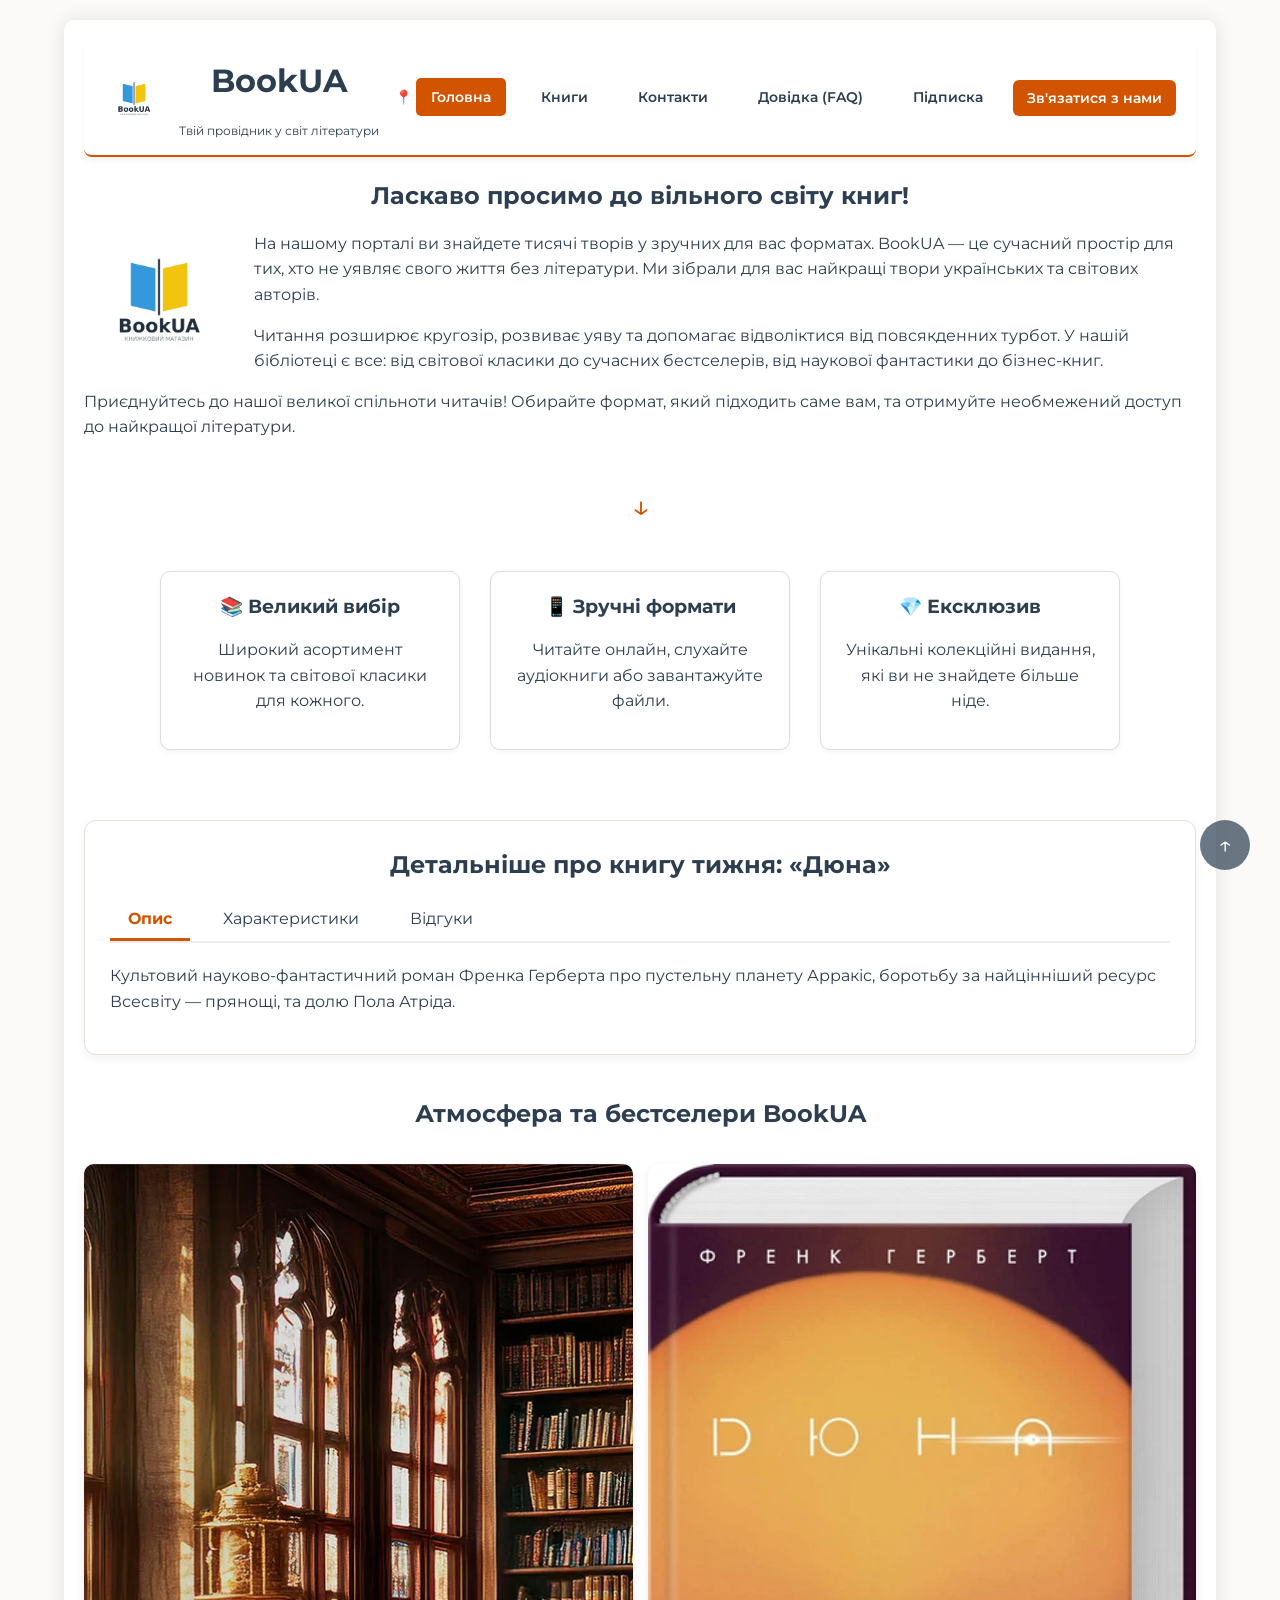
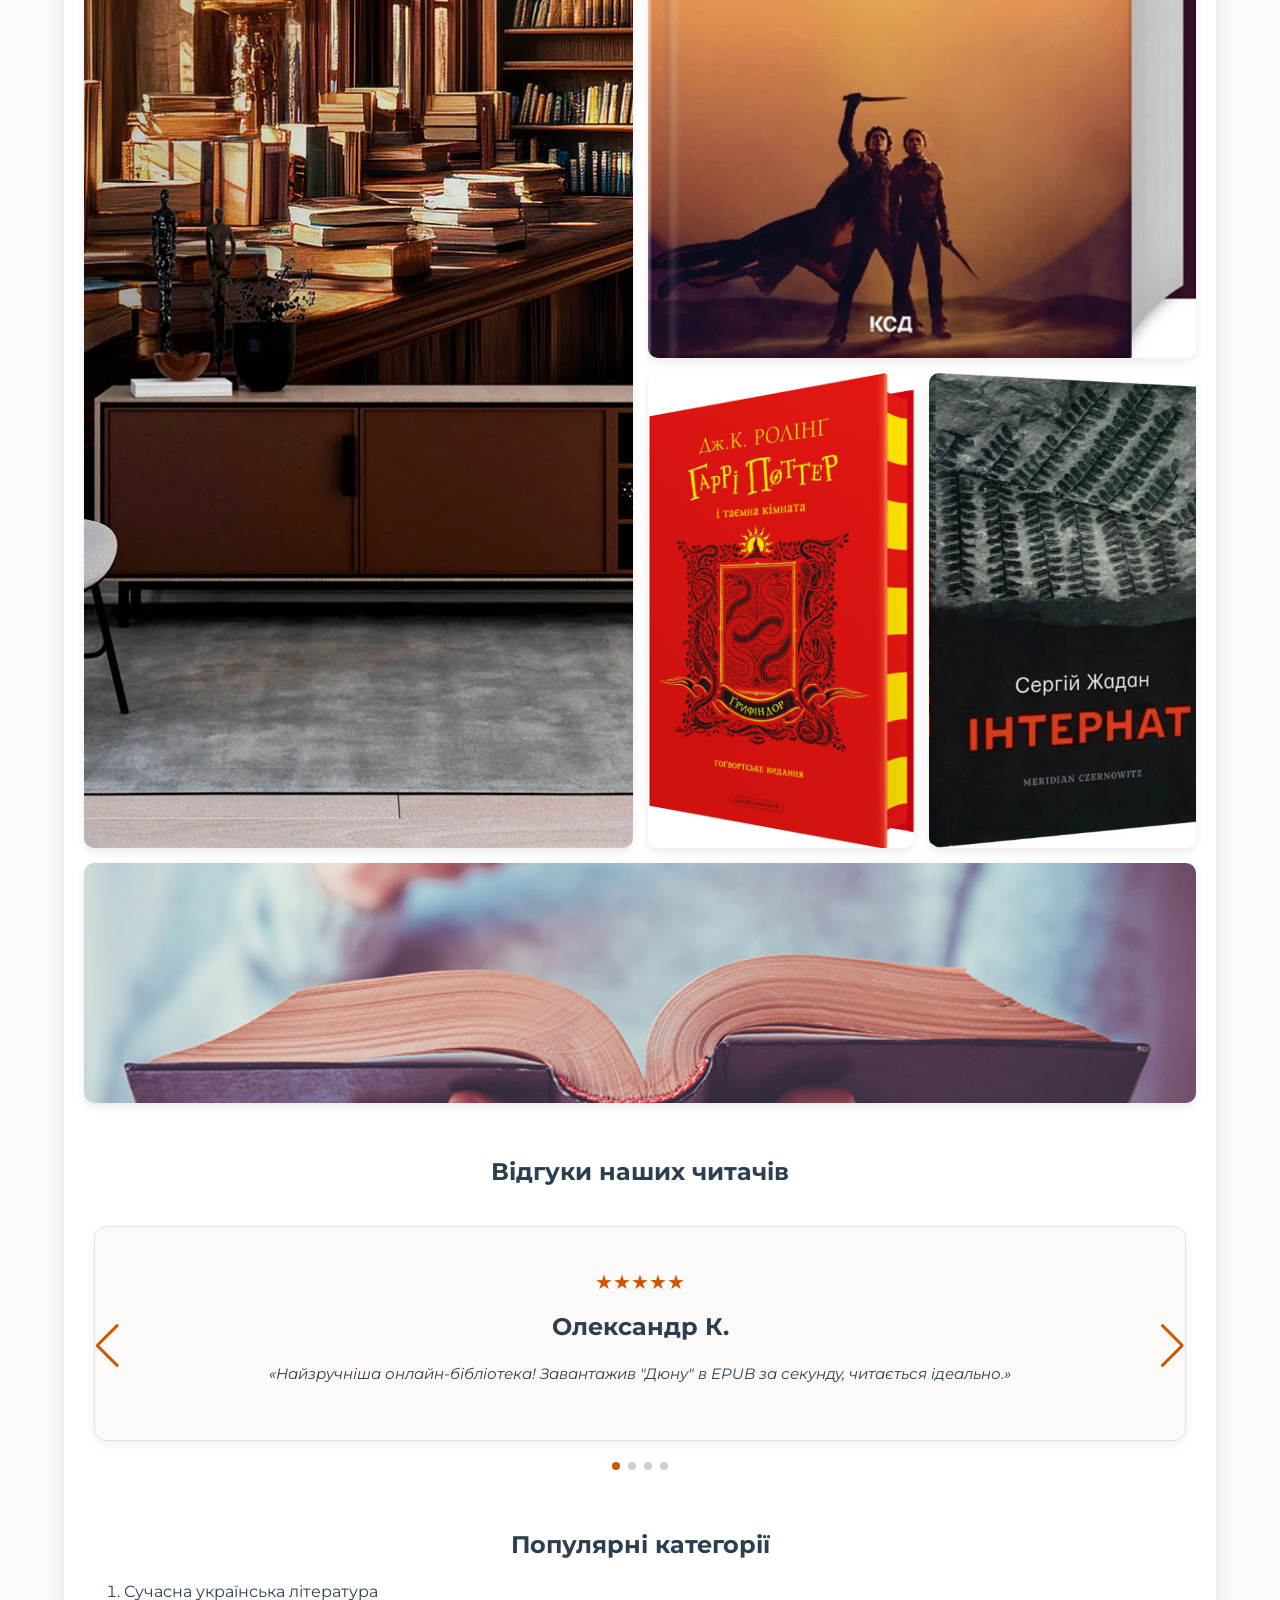
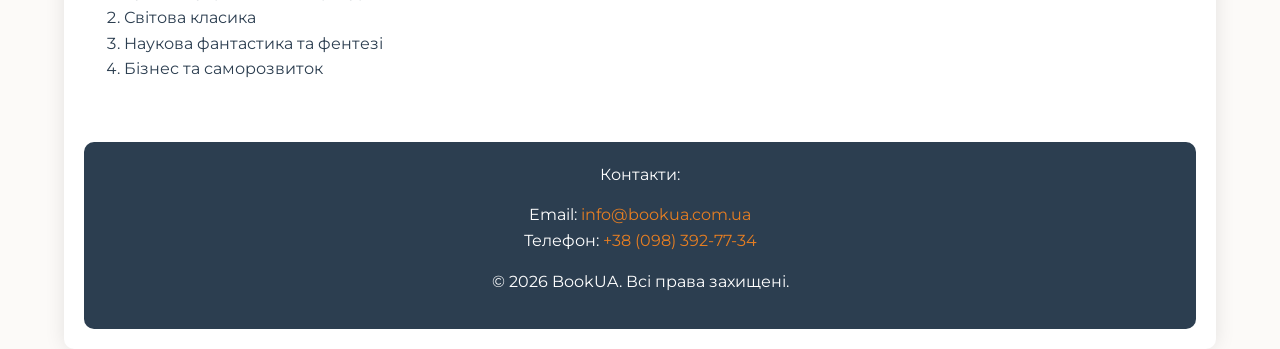
<file: index.html>
<!DOCTYPE html>
<html lang="uk">
<head>
    <meta charset="UTF-8">
    <meta name="viewport" content="width=device-width, initial-scale=1.0">
    <title>BookUA - Книжкова бібліотека онлайн</title>
    <link href="https://fonts.googleapis.com/css2?family=Montserrat:wght@400;600;700&display=swap" rel="stylesheet">
    <!-- Стилі Swiper.js (CDN) -->
    <link rel="stylesheet" href="https://cdn.jsdelivr.net/npm/swiper@11/swiper-bundle.min.css"/>
    <link rel="stylesheet" href="style.css">
</head>
<body>
    <div class="container">
        
        <!-- Flex-Header + Кнопка модального вікна + Кнопка Гамбургер -->
        <header class="flex-header">
            <div class="logo-group">
                <a href="index.html">
                    <img src="img/logo.png" alt="Логотип магазину BookUA">
                </a>
                <div>
                    <h1>BookUA</h1>
                    <p>Твій провідник у світ літератури</p>
                </div>
            </div>
            
            <!-- Звичайне меню (ховається на мобільних) -->
            <nav class="main-menu">
                <ul>
                    <li>📍 <strong>Головна</strong></li>
                    <li><a href="books.html">Книги</a></li>
                    <li><a href="contacts.html">Контакти</a></li>
                    <li><a href="info.html">Довідка (FAQ)</a></li>
                    <li><a href="price.html">Підписка</a></li>
                </ul>
            </nav>

            <!-- ЛР №15: Кнопка виклику модального вікна -->
            <button id="open-modal-btn" class="modal-trigger-btn">Зв'язатися з нами</button>

            <!-- Кнопка "Гамбургер" -->
            <button class="hamburger" aria-label="Меню">
                <span class="bar"></span>
                <span class="bar"></span>
                <span class="bar"></span>
            </button>
        </header>

        <!-- Мобільне меню, що виїжджає збоку -->
        <nav class="mobile-menu">
            <a href="index.html">Головна</a>
            <a href="books.html">Книги</a>
            <a href="contacts.html">Контакти</a>
            <a href="info.html">Довідка (FAQ)</a>
            <a href="price.html">Підписка</a>
        </nav>

        <main>
            <section class="about-us" style="text-align: left;">
                <h2>Ласкаво просимо до вільного світу книг!</h2>
                <img src="img/logo.png" alt="BookUA" class="float-img">
                <p>На нашому порталі ви знайдете тисячі творів у зручних для вас форматах. BookUA — це сучасний простір для тих, хто не уявляє свого життя без літератури. Ми зібрали для вас найкращі твори українських та світових авторів.</p>
                <p>Читання розширює кругозір, розвиває уяву та допомагає відволіктися від повсякденних турбот. У нашій бібліотеці є все: від світової класики до сучасних бестселерів, від наукової фантастики до бізнес-книг.</p>
                <p>Приєднуйтесь до нашої великої спільноти читачів! Обирайте формат, який підходить саме вам, та отримуйте необмежений доступ до найкращої літератури.</p>
                <div style="clear: both;"></div>

                <!-- Крок 1 (ЛР №13): Анімація "Scroll Down" -->
                <div class="scroll-down">
                    <span>↓</span>
                </div>
            </section>
            
            <!-- Flex-картки переваг -->
            <section class="features">
                <div class="feature-card">
                    <h3>📚 Великий вибір</h3>
                    <p>Широкий асортимент новинок та світової класики для кожного.</p>
                </div>
                <div class="feature-card">
                    <h3>📱 Зручні формати</h3>
                    <p>Читайте онлайн, слухайте аудіокниги або завантажуйте файли.</p>
                </div>
                <div class="feature-card">
                    <h3>💎 Ексклюзив</h3>
                    <p>Унікальні колекційні видання, які ви не знайдете більше ніде.</p>
                </div>
            </section>

            <!-- ЛР №15: Секція з табами (вкладками) -->
            <section class="tabs-container">
                <h2>Детальніше про книгу тижня: «Дюна»</h2>
                <div class="tabs-header">
                    <button class="tab-btn active" data-tab="desc">Опис</button>
                    <button class="tab-btn" data-tab="chars">Характеристики</button>
                    <button class="tab-btn" data-tab="reviews">Відгуки</button>
                </div>
                <div class="tabs-body">
                    <div id="desc" class="tab-content active">
                        <p>Культовий науково-фантастичний роман Френка Герберта про пустельну планету Арракіс, боротьбу за найцінніший ресурс Всесвіту — прянощі, та долю Пола Атріда.</p>
                    </div>
                    <div id="chars" class="tab-content">
                        <ul>
                            <li>Автор: Френк Герберт</li>
                            <li>Формати: EPUB, PDF, FB2, Аудіокнига</li>
                            <li>Мова: Українська</li>
                            <li>Обсяг: 656 сторінок</li>
                        </ul>
                    </div>
                    <div id="reviews" class="tab-content">
                        <p>«Шедевр світової фантастики. Зручно, що на BookUA можна перемикатися між текстом і аудіоверсією.» — Оцінка: 5/5</p>
                    </div>
                </div>
            </section>

            <!-- Крок 1-2 (ЛР №12): CSS Grid Галерея -->
            <section>
                <h2>Атмосфера та бестселери BookUA</h2>
                <div class="gallery">
                    <div class="gallery-item item-1">
                        <img src="img/gallery1.jpg" alt="Бібліотека BookUA">
                    </div>
                    <div class="gallery-item item-2">
                        <img src="img/duna.webp" alt="Дюна">
                    </div>
                    <div class="gallery-item item-3">
                        <img src="img/potter.png" alt="Гаррі Поттер">
                    </div>
                    <div class="gallery-item item-4">
                        <img src="img/internat_jadan.webp" alt="Інтернат">
                    </div>
                    <div class="gallery-item item-5">
                        <img src="img/gallery2.jpg" alt="Читання книг">
                    </div>
                </div>
            </section>

            <!-- Крок 5 (ЛР №13): Слайдер Swiper.js з анімацією тексту -->
            <section class="reviews-section">
                <h2>Відгуки наших читачів</h2>
                <div class="swiper mySwiper">
                    <div class="swiper-wrapper">
                        <div class="swiper-slide">
                            <div class="stars">★★★★★</div>
                            <h2>Олександр К.</h2>
                            <p>«Найзручніша онлайн-бібліотека! Завантажив "Дюну" в EPUB за секунду, читається ідеально.»</p>
                        </div>
                        <div class="swiper-slide">
                            <div class="stars">★★★★★</div>
                            <h2>Марія В.</h2>
                            <p>«Дуже круті аудіокниги, особливо "Гаррі Поттер". Слухаю щодня дорогою на навчання.»</p>
                        </div>
                        <div class="swiper-slide">
                            <div class="stars">★★★★★</div>
                            <h2>Дмитро С.</h2>
                            <p>«Сучасна українська проза завжди в топі. Оформив преміум-підписку і ні разу не пошкодував.»</p>
                        </div>
                        <div class="swiper-slide">
                            <div class="stars">★★★★★</div>
                            <h2>Анна П.</h2>
                            <p>«Приємний дизайн сайту, нічого зайвого. Підтримка відповіла за 5 хвилин і допомогла з файлом.»</p>
                        </div>
                    </div>
                    <div class="swiper-button-next"></div>
                    <div class="swiper-button-prev"></div>
                    <div class="swiper-pagination"></div>
                </div>
            </section>
            
            <section>
                <h2>Популярні категорії</h2>
                <ol>
                    <li>Сучасна українська література</li>
                    <li>Світова класика</li>
                    <li>Наукова фантастика та фентезі</li>
                    <li>Бізнес та саморозвиток</li>
                </ol>
            </section>
        </main>
        
        <footer>
            <p>Контакти:</p>
            <p>Email: <a href="mailto:info@bookua.com.ua">info@bookua.com.ua</a><br>
            Телефон: <a href="tel:+380983927734">+38 (098) 392-77-34</a></p>
            <p>© 2026 BookUA. Всі права захищені.</p>
        </footer>

        <a href="#" class="back-to-top">↑</a>
    </div>

    <!-- ЛР №15: Модальне вікно -->
    <div class="modal-overlay" id="my-modal">
        <div class="modal-window">
            <span class="close-modal">&times;</span>
            <h2>Залиште заявку</h2>
            <form action="#" method="POST">
                <input type="text" placeholder="Ваше ім'я" required>
                <input type="tel" placeholder="Ваш телефон" required>
                <button type="submit">Надіслати</button>
            </form>
        </div>
    </div>

    <!-- Скрипт Swiper.js (CDN) та наш файл ініціалізації -->
    <script src="https://cdn.jsdelivr.net/npm/swiper@11/swiper-bundle.min.js"></script>
    <script src="script.js"></script>
</body>
</html>
</file>
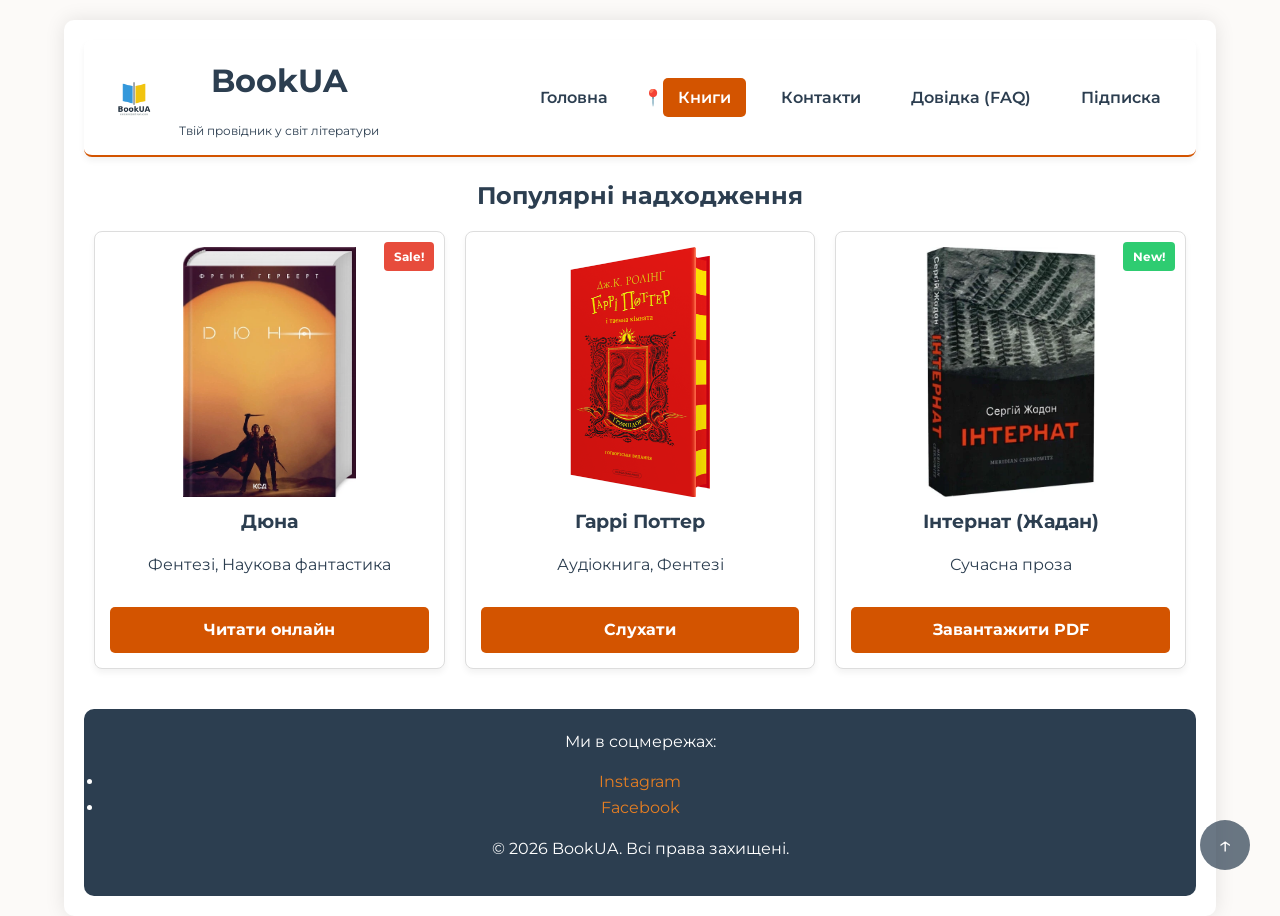
<file: books.html>
<!DOCTYPE html>
<html lang="uk">
<head>
    <meta charset="UTF-8">
    <meta name="viewport" content="width=device-width, initial-scale=1.0">
    <title>BookUA - Книги</title>
    <link href="https://fonts.googleapis.com/css2?family=Montserrat:wght@400;600;700&display=swap" rel="stylesheet">
    <link rel="stylesheet" href="style.css">
</head>
<body>
    <div class="container">
        
        <!-- Крок 1 (ЛР №11): Flex-Header (Шапка і меню в одному ряду) -->
        <header class="flex-header">
            <div class="logo-group">
                <a href="index.html">
                    <img src="img/logo.png" alt="Логотип магазину BookUA">
                </a>
                <div>
                    <h1>BookUA</h1>
                    <p>Твій провідник у світ літератури</p>
                </div>
            </div>
            
            <nav>
                <ul>
                    <li><a href="index.html">Головна</a></li>
                    <li>📍<strong>Книги</strong></li>
                    <li><a href="contacts.html">Контакти</a></li>
                    <li><a href="info.html">Довідка (FAQ)</a></li>
                    <li><a href="price.html">Підписка</a></li>
                </ul>
            </nav>
        </header>

        <main>
            <section>
                <h2>Популярні надходження</h2>
                
                <!-- Крок 3 (ЛР №11): Галерея товарів (Flex Wrap) -->
                <div class="catalog">
                    <div class="product-item">
                        <span class="badge sale">Sale!</span>
                        <img src="img/duna.webp" alt="Дюна">
                        <h3>Дюна</h3>
                        <p>Фентезі, Наукова фантастика</p>
                        <a href="read.html" class="btn">Читати онлайн</a>
                    </div>
                    
                    <div class="product-item">
                        <img src="img/potter.png" alt="Гаррі Поттер">
                        <h3>Гаррі Поттер</h3>
                        <p>Аудіокнига, Фентезі</p>
                        <a href="audio.html" class="btn">Слухати</a>
                    </div>

                    <div class="product-item">
                        <span class="badge new">New!</span>
                        <img src="img/internat_jadan.webp" alt="Інтернат">
                        <h3>Інтернат (Жадан)</h3>
                        <p>Сучасна проза</p>
                        <a href="files/book.pdf" download class="btn">Завантажити PDF</a>
                    </div>
                </div>
            </section>
        </main>

        <footer>
            <p>Ми в соцмережах:</p>
            <ul>
                <li><a href="https://instagram.com" target="_blank">Instagram</a></li>
                <li><a href="https://facebook.com" target="_blank">Facebook</a></li>
            </ul>
            <p>© 2026 BookUA. Всі права захищені.</p>
        </footer>
        
        <!-- Кнопка Вгору -->
        <a href="#" class="back-to-top">↑</a>
    </div>
</body>
</html>
</file>
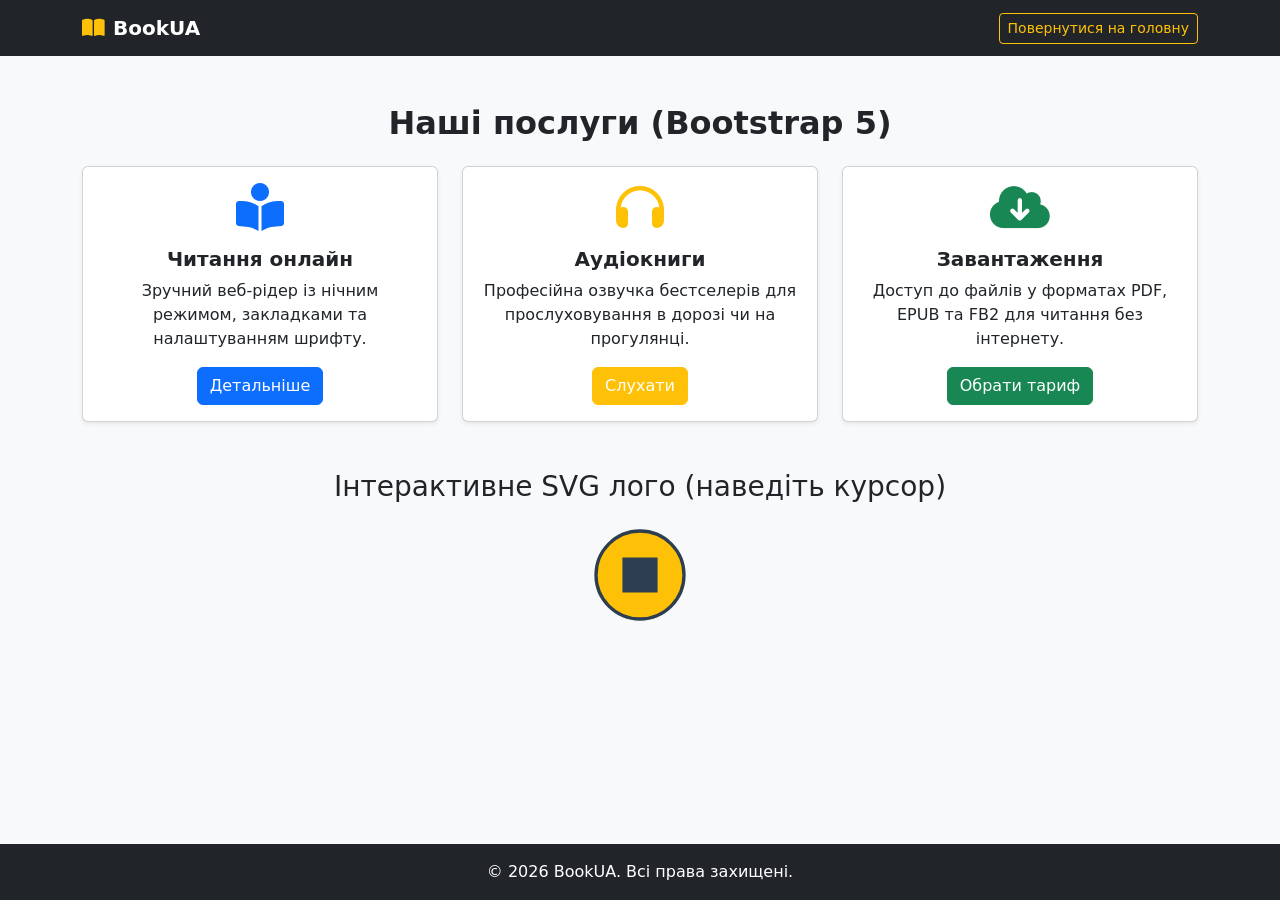
<file: bootstrap-demo.html>
<!DOCTYPE html>
<html lang="uk">
<head>
    <meta charset="UTF-8">
    <meta name="viewport" content="width=device-width, initial-scale=1.0">
    <title>BookUA — Послуги (Bootstrap 5)</title>
    <!-- Bootstrap 5 CSS (CDN) -->
    <link href="https://cdn.jsdelivr.net/npm/bootstrap@5.3.0/dist/css/bootstrap.min.css" rel="stylesheet">
    <!-- FontAwesome 6 (CDN) -->
    <link rel="stylesheet" href="https://cdnjs.cloudflare.com/ajax/libs/font-awesome/6.4.0/css/all.min.css">
    <style>
        /* Крок 3: Стилізація інтерактивного SVG */
        .my-svg-icon {
            transition: 0.3s;
            cursor: pointer;
        }
        .my-svg-icon:hover circle {
            fill: #dc3545; /* Зміна кольору на червоний при наведенні */
            stroke: #dc3545;
            transform: scale(1.1);
            transform-origin: center;
        }
        .my-svg-icon:hover path {
            fill: #ffffff;
        }
    </style>
</head>
<!-- Крок 4: Sticky Footer через Flex-утиліти Bootstrap -->
<body class="d-flex flex-column min-vh-100 bg-light">

    <!-- Навігація на Bootstrap -->
    <header>
        <nav class="navbar navbar-expand-lg navbar-dark bg-dark">
            <div class="container">
                <a class="navbar-brand fw-bold" href="index.html">
                    <i class="fa-solid fa-book-open text-warning me-2"></i>BookUA
                </a>
                <a href="index.html" class="btn btn-outline-warning btn-sm">Повернутися на головну</a>
            </div>
        </nav>
    </header>

    <main>
        <!-- Крок 2: Сітка карток на Bootstrap (Grid + Cards + FontAwesome) -->
        <div class="container mt-5">
            <h2 class="text-center mb-4 fw-bold">Наші послуги (Bootstrap 5)</h2>
            
            <div class="row g-4">
                <div class="col-12 col-md-4">
                    <div class="card h-100 shadow-sm">
                        <div class="card-body text-center">
                            <i class="fa-solid fa-book-open-reader fa-3x text-primary mb-3"></i>
                            <h5 class="card-title fw-bold">Читання онлайн</h5>
                            <p class="card-text">Зручний веб-рідер із нічним режимом, закладками та налаштуванням шрифту.</p>
                            <a href="books.html" class="btn btn-primary">Детальніше</a>
                        </div>
                    </div>
                </div>

                <div class="col-12 col-md-4">
                    <div class="card h-100 shadow-sm">
                        <div class="card-body text-center">
                            <i class="fa-solid fa-headphones fa-3x text-warning mb-3"></i>
                            <h5 class="card-title fw-bold">Аудіокниги</h5>
                            <p class="card-text">Професійна озвучка бестселерів для прослуховування в дорозі чи на прогулянці.</p>
                            <a href="books.html" class="btn btn-warning text-white">Слухати</a>
                        </div>
                    </div>
                </div>

                <div class="col-12 col-md-4">
                    <div class="card h-100 shadow-sm">
                        <div class="card-body text-center">
                            <i class="fa-solid fa-cloud-arrow-down fa-3x text-success mb-3"></i>
                            <h5 class="card-title fw-bold">Завантаження</h5>
                            <p class="card-text">Доступ до файлів у форматах PDF, EPUB та FB2 для читання без інтернету.</p>
                            <a href="price.html" class="btn btn-success">Обрати тариф</a>
                        </div>
                    </div>
                </div>
            </div>
        </div>

        <!-- Крок 3: Інтерактивне Inline SVG -->
        <div class="container text-center my-5">
            <h3 class="mb-3">Інтерактивне SVG лого (наведіть курсор)</h3>
            <svg class="my-svg-icon" width="110" height="110" viewBox="0 0 100 100">
                <circle cx="50" cy="50" r="40" stroke="#2c3e50" stroke-width="3" fill="#ffc107" />
                <path d="M35 35 H50 V65 H35 Z M50 35 H65 V65 H50 Z" fill="#2c3e50" stroke="#2c3e50" stroke-width="2" />
            </svg>
        </div>
    </main>

    <!-- Крок 4: Притиснутий футер (mt-auto) -->
    <footer class="mt-auto bg-dark text-white p-3 text-center">
        &copy; 2026 BookUA. Всі права захищені.
    </footer>

    <!-- Bootstrap 5 JS Bundle (CDN) -->
    <script src="https://cdn.jsdelivr.net/npm/bootstrap@5.3.0/dist/js/bootstrap.bundle.min.js"></script>
</body>
</html>
</file>
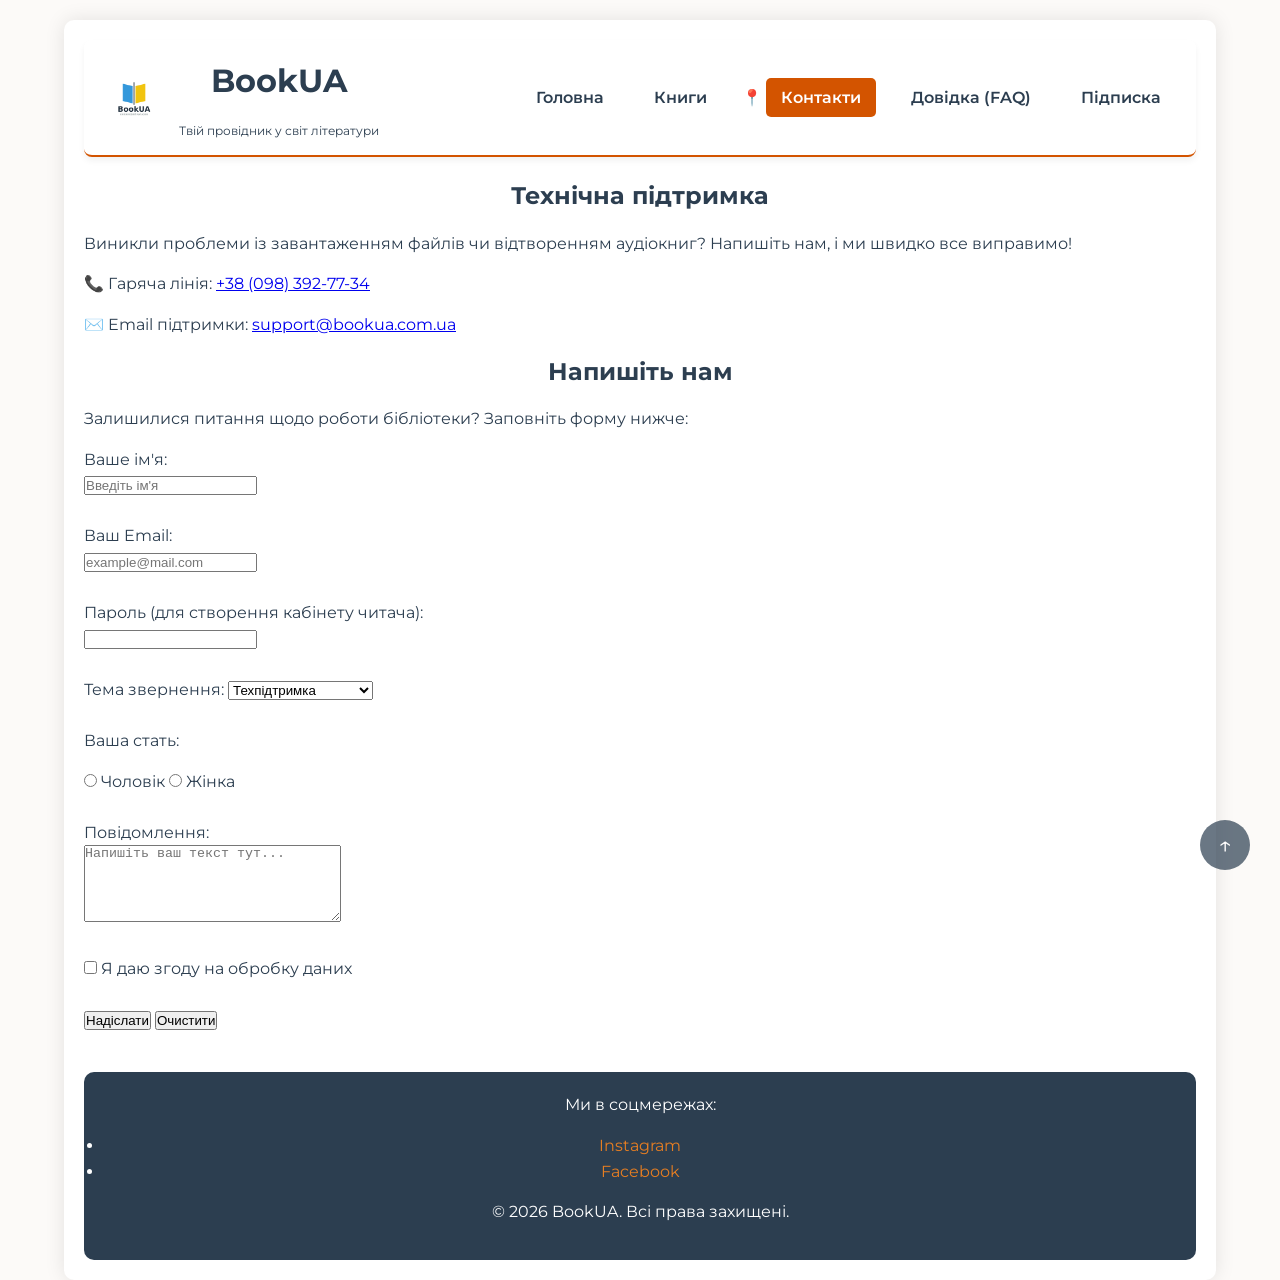
<file: contacts.html>
<!DOCTYPE html>
<html lang="uk">
<head>
    <meta charset="UTF-8">
    <meta name="viewport" content="width=device-width, initial-scale=1.0">
    <title>BookUA - Контакти</title>
    <!-- Підключення шрифту Montserrat -->
    <link href="https://fonts.googleapis.com/css2?family=Montserrat:wght@400;600;700&display=swap" rel="stylesheet">
    <!-- Підключення власного файлу стилів -->
    <link rel="stylesheet" href="style.css">
</head>
<body>
    <div class="container">
        
        <!-- Крок 1 (ЛР №11): Flex-Header (Шапка і меню в одному ряду) -->
        <header class="flex-header">
            <div class="logo-group">
                <a href="index.html">
                    <img src="img/logo.png" alt="Логотип магазину BookUA">
                </a>
                <div>
                    <h1>BookUA</h1>
                    <p>Твій провідник у світ літератури</p>
                </div>
            </div>
            
            <nav>
                <ul>
                    <li><a href="index.html">Головна</a></li>
                    <li><a href="books.html">Книги</a></li>
                    <li>📍 <strong>Контакти</strong></li>
                    <li><a href="info.html">Довідка (FAQ)</a></li>
                    <li><a href="price.html">Підписка</a></li>
                </ul>
            </nav>
        </header>

        <main>
            <section>
                <h2>Технічна підтримка</h2>
                <p>Виникли проблеми із завантаженням файлів чи відтворенням аудіокниг? Напишіть нам, і ми швидко все виправимо!</p>
                
                <p>
                    📞 Гаряча лінія: <a href="tel:+380983927734">+38 (098) 392-77-34</a>
                </p>
                <p>
                    ✉️ Email підтримки: <a href="mailto:support@bookua.com.ua">support@bookua.com.ua</a>
                </p>
            </section>

            <section>
                <h2>Напишіть нам</h2>
                <p>Залишилися питання щодо роботи бібліотеки? Заповніть форму нижче:</p>
                
                <form action="#" method="POST">
                    <div>
                        <label for="username">Ваше ім'я:</label><br>
                        <input type="text" id="username" name="username" placeholder="Введіть ім'я" required>
                    </div>
                    <br>
                    <div>
                        <label for="useremail">Ваш Email:</label><br>
                        <input type="email" id="useremail" name="useremail" placeholder="example@mail.com" required>
                    </div>
                    <br>
                    <div>
                        <label for="userpass">Пароль (для створення кабінету читача):</label><br>
                        <input type="password" id="userpass" name="password">
                    </div>
                    <br>
                    <div>
                        <label for="topic">Тема звернення:</label>
                        <select id="topic" name="topic">
                            <option value="support">Техпідтримка</option>
                            <option value="book_request">Запит на нову книгу</option>
                            <option value="other">Інше</option>
                        </select>
                    </div>
                    <br>
                    <div>
                        <p>Ваша стать:</p>
                        <input type="radio" id="male" name="gender" value="male">
                        <label for="male">Чоловік</label>
                        
                        <input type="radio" id="female" name="gender" value="female">
                        <label for="female">Жінка</label>
                    </div>
                    <br>
                    <div>
                        <label for="message">Повідомлення:</label><br>
                        <textarea id="message" name="message" rows="5" cols="30" placeholder="Напишіть ваш текст тут..."></textarea>
                    </div>
                    <br>
                    <div>
                        <input type="checkbox" id="agree" name="agree" required>
                        <label for="agree">Я даю згоду на обробку даних</label>
                    </div>
                    <br>
                    <button type="submit">Надіслати</button>
                    <button type="reset">Очистити</button>
                </form>
            </section>
        </main>

        <footer>
            <p>Ми в соцмережах:</p>
            <ul>
                <li><a href="https://instagram.com" target="_blank">Instagram</a></li>
                <li><a href="https://facebook.com" target="_blank">Facebook</a></li>
            </ul>
            <p>© 2026 BookUA. Всі права захищені.</p>
        </footer>
        
        <!-- Кнопка Вгору -->
        <a href="#" class="back-to-top">↑</a>
    </div>
</body>
</html>
</file>
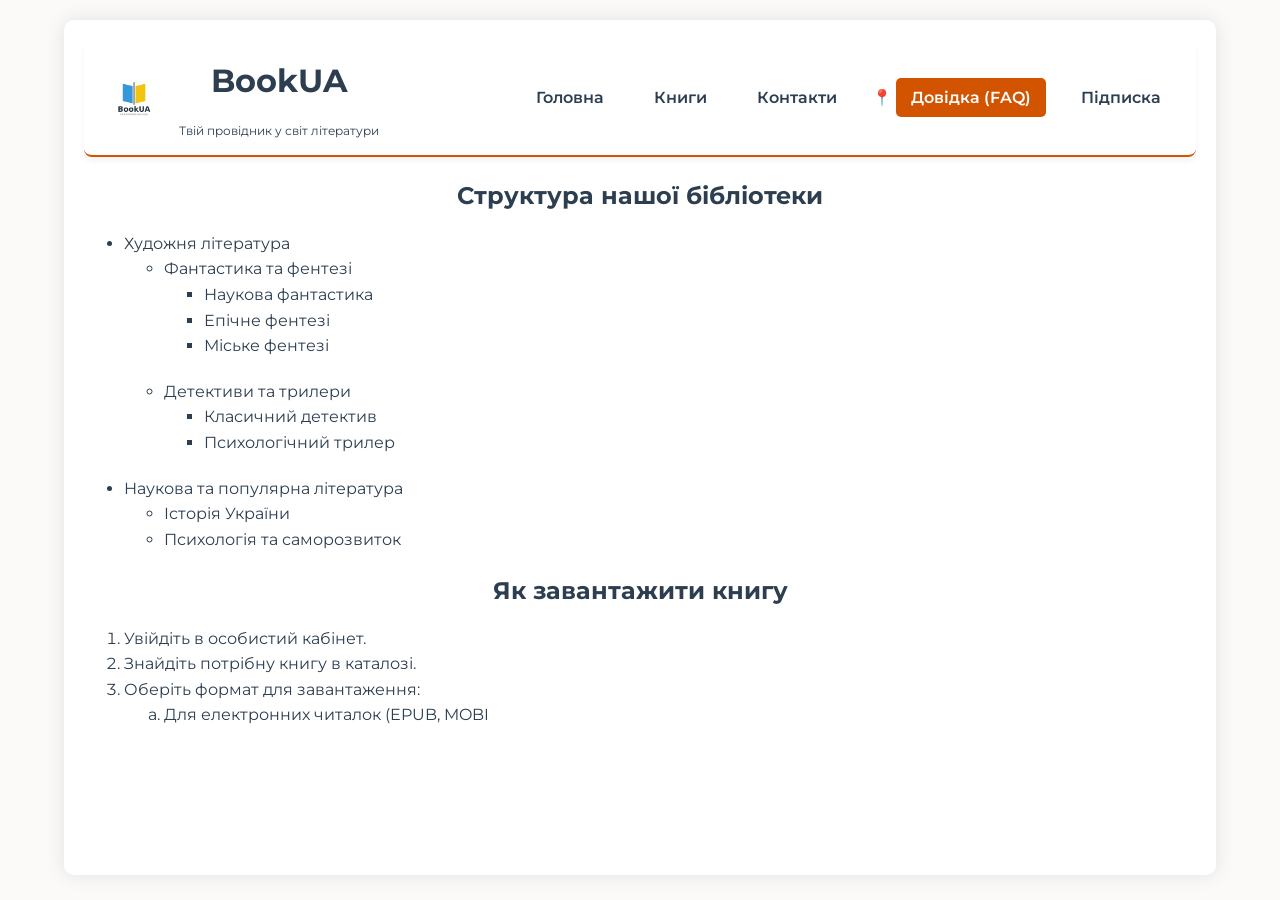
<file: info.html>
<!DOCTYPE html>
<html lang="uk">
<head>
    <meta charset="UTF-8">
    <meta name="viewport" content="width=device-width, initial-scale=1.0">
    <title>BookUA - Довідка</title>
    <link href="https://fonts.googleapis.com/css2?family=Montserrat:wght@400;600;700&display=swap" rel="stylesheet">
    <link rel="stylesheet" href="style.css">
</head>
<body>
    <div class="container">
        
        <!-- Крок 1 (ЛР №11): Flex-Header (Шапка і меню в одному ряду) -->
        <header class="flex-header">
            <div class="logo-group">
                <a href="index.html">
                    <img src="img/logo.png" alt="Логотип магазину BookUA">
                </a>
                <div>
                    <h1>BookUA</h1>
                    <p>Твій провідник у світ літератури</p>
                </div>
            </div>
            
            <nav>
                <ul>
                    <li><a href="index.html">Головна</a></li>
                    <li><a href="books.html">Книги</a></li>
                    <li><a href="contacts.html">Контакти</a></li>
                    <li>📍 <strong>Довідка (FAQ)</strong></li>
                    <li><a href="price.html">Підписка</a></li>
                </ul>
            </nav>
        </header>

        <main>
            <section>
                <h2>Структура нашої бібліотеки</h2>
                <ul>
                    <li>Художня література
                        <ul>
                            <li>Фантастика та фентезі
                                <ul>
                                    <li>Наукова фантастика</li>
                                    <li>Епічне фентезі</li>
                                    <li>Міське фентезі</li>
                                </ul>
                            </li>
                            <li>Детективи та трилери
                                <ul>
                                    <li>Класичний детектив</li>
                                    <li>Психологічний трилер</li>
                                </ul>
                            </li>
                        </ul>
                    </li>
                    <li>Наукова та популярна література
                        <ul>
                            <li>Історія України</li>
                            <li>Психологія та саморозвиток</li>
                        </ul>
                    </li>
                </ul>
            </section>

            <section>
                <h2>Як завантажити книгу</h2>
                <ol>
                    <li>Увійдіть в особистий кабінет.</li>
                    <li>Знайдіть потрібну книгу в каталозі.</li>
                    <li>Оберіть формат для завантаження:
                        <ol type="a">
                            <li>Для електронних читалок (EPUB, MOBI
</file>
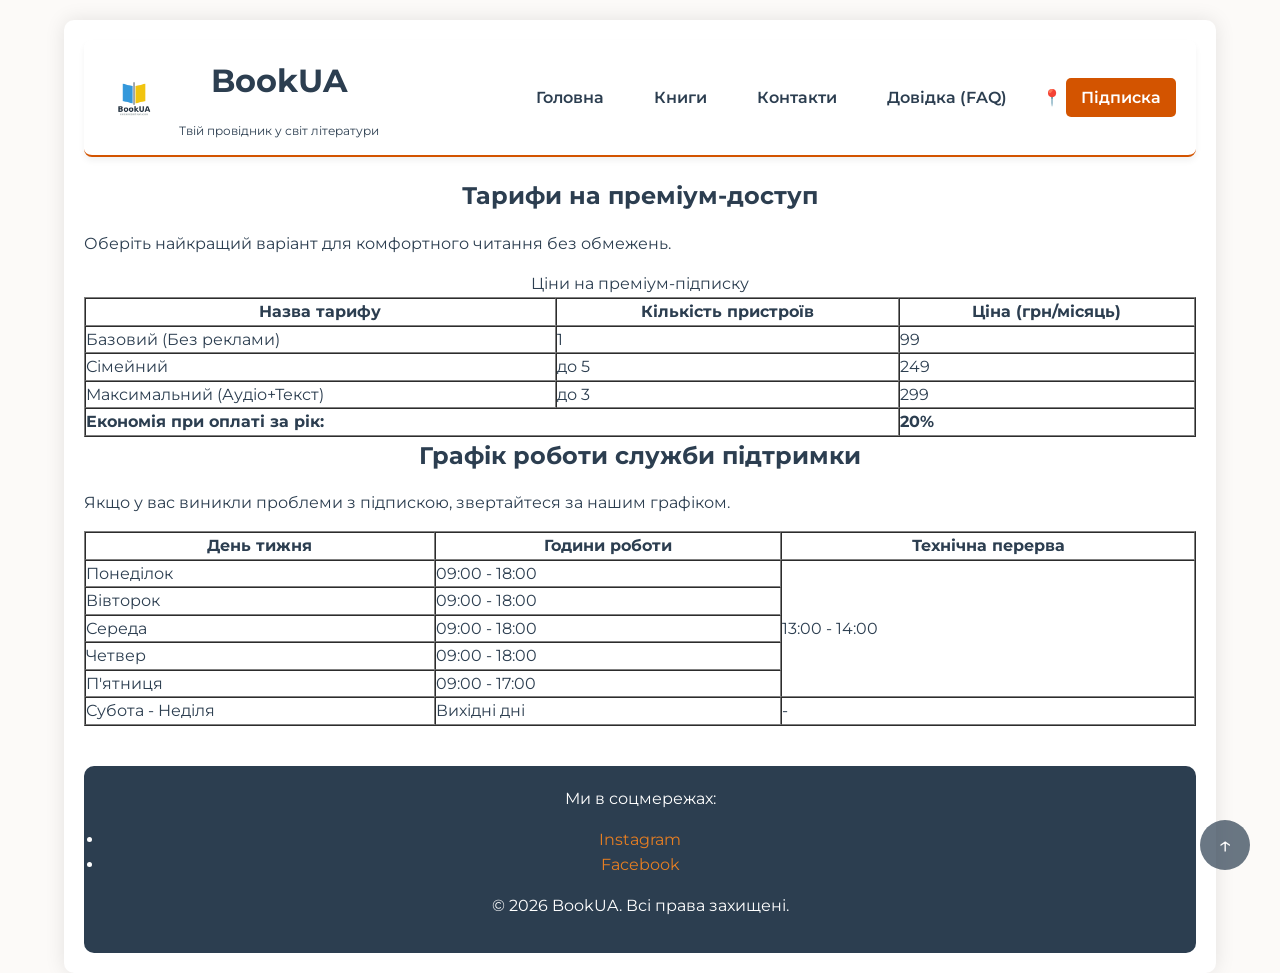
<file: price.html>
<!DOCTYPE html>
<html lang="uk">
<head>
    <meta charset="UTF-8">
    <meta name="viewport" content="width=device-width, initial-scale=1.0">
    <title>BookUA - Підписка</title>
    <!-- Підключення шрифту Montserrat -->
    <link href="https://fonts.googleapis.com/css2?family=Montserrat:wght@400;600;700&display=swap" rel="stylesheet">
    <!-- Підключення власного файлу стилів -->
    <link rel="stylesheet" href="style.css">
</head>
<body>
    <div class="container">
        
        <!-- Крок 1 (ЛР №11): Flex-Header (Шапка і меню в одному ряду) -->
        <header class="flex-header">
            <div class="logo-group">
                <a href="index.html">
                    <img src="img/logo.png" alt="Логотип магазину BookUA">
                </a>
                <div>
                    <h1>BookUA</h1>
                    <p>Твій провідник у світ літератури</p>
                </div>
            </div>
            
            <nav>
                <ul>
                    <li><a href="index.html">Головна</a></li>
                    <li><a href="books.html">Книги</a></li>
                    <li><a href="contacts.html">Контакти</a></li>
                    <li><a href="info.html">Довідка (FAQ)</a></li>
                    <li>📍 <strong>Підписка</strong></li>
                </ul>
            </nav>
        </header>

        <main>
            <section>
                <h2>Тарифи на преміум-доступ</h2>
                <p>Оберіть найкращий варіант для комфортного читання без обмежень.</p>
                <table border="1" width="100%" cellpadding="10" cellspacing="0">  <!-- Таблиця 1 Прайс-лист з thead tbody tfoot colspan -->
                    <caption>Ціни на преміум-підписку</caption>
                    <thead>
                        <tr>
                            <th>Назва тарифу</th>
                            <th>Кількість пристроїв</th>
                            <th>Ціна (грн/місяць)</th>
                        </tr>
                    </thead>
                    <tbody>
                        <tr>
                            <td>Базовий (Без реклами)</td>
                            <td>1</td>
                            <td>99</td>
                        </tr>
                        <tr>
                            <td>Сімейний</td>
                            <td>до 5</td>
                            <td>249</td>
                        </tr>
                        <tr>
                            <td>Максимальний (Аудіо+Текст)</td>
                            <td>до 3</td>
                            <td>299</td>
                        </tr>
                    </tbody>
                    <tfoot>
                        <tr>
                            <td colspan="2"><strong>Економія при оплаті за рік:</strong></td>
                            <td><strong>20%</strong></td>
                        </tr>
                    </tfoot>
                </table>
            </section>

            <section>
                <h2>Графік роботи служби підтримки</h2>
                <p>Якщо у вас виникли проблеми з підпискою, звертайтеся за нашим графіком.</p>
                <table border="1" width="100%" cellpadding="10" cellspacing="0">    <!-- Таблиця 2 Складна структура з rowspan -->
                    <tr>
                        <th>День тижня</th>
                        <th>Години роботи</th>
                        <th>Технічна перерва</th>
                    </tr>
                    <tr>
                        <td>Понеділок</td>
                        <td>09:00 - 18:00</td>
                        <td rowspan="5">13:00 - 14:00</td> 
                    </tr>
                    <tr>
                        <td>Вівторок</td>
                        <td>09:00 - 18:00</td>
                    </tr>
                    <tr>
                        <td>Середа</td>
                        <td>09:00 - 18:00</td>
                    </tr>
                    <tr>
                        <td>Четвер</td>
                        <td>09:00 - 18:00</td>
                    </tr>
                    <tr>
                        <td>П'ятниця</td>
                        <td>09:00 - 17:00</td>
                    </tr>
                    <tr>
                        <td>Субота - Неділя</td>
                        <td>Вихідні дні</td>
                        <td>-</td>
                    </tr>
                </table>
            </section>
        </main>

        <footer>
            <p>Ми в соцмережах:</p>
            <ul>
                <li><a href="https://instagram.com" target="_blank">Instagram</a></li>
                <li><a href="https://facebook.com" target="_blank">Facebook</a></li>
            </ul>
            <p>© 2026 BookUA. Всі права захищені.</p>
        </footer>
        
        <!-- Кнопка Вгору -->
        <a href="#" class="back-to-top">↑</a>
    </div>
</body>
</html>
</file>
<file: style.css>
/* 1. Глобальне скидання (Reset CSS) */
* {
    box-sizing: border-box;
    margin: 0;
    padding: 0;
}

/* Крок 4 (ЛР №11): Підготовка для футера */
html, body {
    height: 100%;
}

body {
    font-family: 'Montserrat', sans-serif;
    background-color: #fcfaf8;
    color: #2c3e50;
    line-height: 1.6;
    padding-top: 20px;
}

p, h1, h2, h3, ul { margin-bottom: 15px; }
h1, h2, h3 { text-align: center; }

/* 3. Контейнер + Крок 4 (ЛР №11): Вертикальний Flexbox для притискання футера */
.container {
    max-width: 1200px;
    width: 90%;
    margin: 0 auto;
    background-color: white;
    padding: 20px;
    box-shadow: 0 0 20px rgba(0,0,0,0.1);
    border-radius: 10px;

    /* Вмикаємо Flexbox по вертикалі для всього сайту */
    display: flex;
    flex-direction: column;
    min-height: 95vh;
}

/* Основний контент розтягується і штовхає футер вниз */
main {
    flex: 1;
}

/* ========================================= */
/* --- ЛАБОРАТОРНА №11: FLEXBOX МАГІЯ ---    */
/* ========================================= */

/* Крок 1: Flex-Header (Лого зліва, меню справа) */
.flex-header {
    display: flex;
    justify-content: space-between;
    align-items: center;
    padding: 15px 20px;
    background-color: #ffffff;
    border-bottom: 2px solid #d35400;
    margin-bottom: 20px;
    position: sticky;
    top: 0;
    z-index: 1000;
    box-shadow: 0 4px 6px rgba(0,0,0,0.05);
    border-radius: 8px; 
}

.flex-header .logo-group {
    display: flex;
    align-items: center;
    gap: 15px; /* Відстань між картинкою і текстом */
}

.flex-header .logo-group img {
    width: 60px; /* Зменшуємо логотип для компактності в один ряд */
}

.flex-header nav ul {
    display: flex;
    list-style: none;
    gap: 20px; /* Flex-відступ між посиланнями меню */
    margin: 0;
}

.flex-header nav a, .flex-header nav strong {
    text-decoration: none;
    color: #2c3e50;
    font-weight: 600;
    padding: 10px 15px;
    border-radius: 5px;
    transition: 0.3s;
}

.flex-header nav a:hover {
    color: #ffffff;
    background-color: #d35400;
}

.flex-header nav strong {
    color: #ffffff;
    background-color: #d35400;
}

/* Крок 2: Секція "Переваги" (Flex Row) */
.features {
    display: flex;
    justify-content: center;
    gap: 30px;
    padding: 30px 0;
}

.feature-card {
    flex: 1;
    max-width: 300px;
    text-align: center;
    border: 1px solid #ddd;
    padding: 20px;
    border-radius: 10px;
    background-color: #fff;
    box-shadow: 0 2px 5px rgba(0,0,0,0.05);
}

/* Крок 3: Галерея товарів (Flex Wrap) */
.catalog {
    display: flex;
    flex-wrap: wrap; /* Дозволяє перенесення карток на новий рядок */
    gap: 20px;
    justify-content: center;
}

.product-item {
    width: calc(33.333% - 20px); /* 3 картки в ряд мінус gap */
    text-align: center;
    border: 1px solid #ddd;
    padding: 15px;
    background: #fff;
    border-radius: 8px;
    box-shadow: 0 4px 6px rgba(0,0,0,0.05);
    position: relative; /* Для бейджів з ЛР10 */
    display: flex;
    flex-direction: column; /* Робить так, щоб кнопка в картці завжди була знизу */
    justify-content: space-between;
}

.product-item img {
    width: 100%;
    height: 250px; 
    object-fit: contain; 
    border-radius: 4px;
    margin-bottom: 10px;
}

.product-item .btn {
    display: inline-block;
    padding: 10px 20px;
    margin-top: 15px;
    background-color: #d35400; 
    color: white;
    text-decoration: none; 
    border-radius: 5px;
    font-weight: bold;
    transition: 0.3s; 
}
.product-item .btn:hover { background-color: #e67e22; }

/* ========================================= */
/* --- ЛАБОРАТОРНА №10 (Залишки) ---         */
/* ========================================= */

.faq-list dt { font-weight: 700; color: #d35400; font-size: 18px; margin-top: 15px; }
.faq-list dd { margin-left: 0; padding-left: 15px; border-left: 3px solid #d35400; margin-bottom: 15px; color: #555; }
.float-img { float: left; margin-right: 20px; margin-bottom: 10px; width: 150px; }

.back-to-top { position: fixed; bottom: 30px; right: 30px; width: 50px; height: 50px; background-color: #2c3e50; color: #fff; text-align: center; line-height: 50px; border-radius: 50%; text-decoration: none; font-size: 24px; opacity: 0.7; transition: 0.3s; z-index: 999; }
.back-to-top:hover { opacity: 1; background-color: #d35400; }

.badge { position: absolute; top: 10px; right: 10px; color: white; padding: 5px 10px; border-radius: 4px; font-size: 12px; font-weight: bold; z-index: 10; }
.badge.sale { background-color: #e74c3c; }
.badge.new { background-color: #2ecc71; }

footer { text-align: center; margin-top: 40px; padding: 20px; background-color: #2c3e50; color: white; border-radius: 10px; }
footer a { color: #e67e22; text-decoration: none; }
main ul, main ol { padding-left: 40px; margin-bottom: 20px; }
/* ========================================= */
/* --- ЛАБОРАТОРНА №12: GRID ТА SWIPER ---   */
/* ========================================= */

/* 1. CSS Grid Галерея (Bento-grid) */
.gallery {
    display: grid;
    grid-template-columns: repeat(4, 1fr);
    grid-auto-rows: minmax(200px, auto);
    gap: 15px;
    margin: 30px auto 50px;
}

.gallery-item {
    background-color: #f4f4f4;
    border-radius: 10px;
    overflow: hidden;
    box-shadow: 0 4px 10px rgba(0, 0, 0, 0.08);
    position: relative;
}

.gallery-item img {
    width: 100%;
    height: 100%;
    object-fit: cover;
    display: block;
    transition: transform 0.3s ease;
}

.gallery-item:hover img {
    transform: scale(1.05);
}

/* Нестандартне розміщення блоків */
.item-1 {
    grid-column: span 2; /* 2 колонки по ширині */
    grid-row: span 2;    /* 2 рядки по висоті (великий квадрат) */
}

.item-2 {
    grid-column: span 2; /* Широкий блок зверху справа */
}

.item-5 {
    grid-column: span 4; /* Широкий банер знизу на всю ширину */
    max-height: 240px;
}

/* 2. Слайдер Swiper.js (Відгуки читачів) */
.reviews-section {
    margin: 40px 0;
}

.swiper {
    width: 100%;
    height: 280px; /* Обов'язкова висота контейнера */
    padding: 20px 10px 45px;
}

.swiper-slide {
    display: flex;
    flex-direction: column;
    justify-content: center;
    align-items: center;
    text-align: center;
    background: #fcfaf8;
    border: 1px solid #e6e0d8;
    border-radius: 12px;
    padding: 25px;
    box-shadow: 0 4px 10px rgba(0, 0, 0, 0.05);
}

.swiper-slide .stars {
    color: #d35400;
    font-size: 20px;
    margin-bottom: 10px;
}

.swiper-slide p {
    font-size: 15px;
    font-style: italic;
    margin-bottom: 15px;
}

.swiper-slide .author {
    font-weight: 700;
    color: #2c3e50;
}

/* Колір стрілок і крапочок у стилі BookUA */
.swiper-button-next,
.swiper-button-prev {
    color: #d35400;
}

.swiper-pagination-bullet-active {
    background: #d35400;
}

/* ========================================= */
/* --- ЛАБОРАТОРНА №13: АНІМАЦІЇ ТА МЕНЮ --- */
/* ========================================= */

/* 1. Анімація "Scroll Down" (@keyframes) */
.scroll-down {
    text-align: center;
    margin: 25px 0 10px;
    font-size: 32px;
    color: #d35400;
    animation: bounce 2s infinite;
    user-select: none;
}

@keyframes bounce {
    0%, 20%, 50%, 80%, 100% {
        transform: translateY(0);
    }
    40% {
        transform: translateY(-10px);
    }
    60% {
        transform: translateY(-5px);
    }
}

/* 2. Кнопка "Гамбургер" */
.hamburger {
    display: none; /* На ПК схована */
    border: none;
    background: none;
    cursor: pointer;
    z-index: 2001; /* Поверх мобільного меню */
    position: relative;
    padding: 5px;
}

.bar {
    display: block;
    width: 28px;
    height: 3px;
    margin: 5px auto;
    background-color: #2c3e50;
    border-radius: 2px;
    transition: all 0.3s ease-in-out;
}

/* Перетворення на хрестик при класі .active */
.hamburger.active .bar:nth-child(2) {
    opacity: 0;
}

.hamburger.active .bar:nth-child(1) {
    transform: translateY(8px) rotate(45deg);
    background-color: #d35400;
}

.hamburger.active .bar:nth-child(3) {
    transform: translateY(-8px) rotate(-45deg);
    background-color: #d35400;
}

/* 3. Мобільне меню, що виїжджає збоку */
.mobile-menu {
    position: fixed;
    left: -100%; /* Сховане за лівим краєм */
    top: 0;
    width: 70%;
    max-width: 320px;
    height: 100vh;
    background-color: #ffffff;
    box-shadow: 4px 0 15px rgba(0, 0, 0, 0.15);
    z-index: 2000; /* Вище за липку шапку (1000) */
    display: flex;
    flex-direction: column;
    padding: 90px 30px 30px;
    gap: 20px;
    transition: left 0.3s ease-in-out;
}

.mobile-menu.active {
    left: 0; /* Виїжджає на екран */
}

.mobile-menu a {
    text-decoration: none;
    color: #2c3e50;
    font-size: 18px;
    font-weight: 600;
    padding: 10px 15px;
    border-radius: 6px;
    transition: 0.2s;
}

.mobile-menu a:hover {
    background-color: #d35400;
    color: #ffffff;
}

/* Медіа-запит для мобільних (< 768px) */
@media (max-width: 768px) {
    .hamburger {
        display: block;
    }
    .main-menu {
        display: none;
    }
    .features {
        flex-direction: column;
        align-items: center;
    }
}

/* 4. Анімація тексту в слайдері (Fade-in-up) */
.swiper-slide h2,
.swiper-slide p {
    opacity: 0;
    transform: translateY(20px);
    transition: opacity 0.5s ease, transform 0.5s ease;
}

.swiper-slide-active h2,
.swiper-slide-active p {
    opacity: 1;
    transform: translateY(0);
}

/* Затримка для параграфа, щоб випливав після заголовка */
.swiper-slide-active p {
    transition-delay: 0.3s;
}
/* ================================================= */
/* --- ЛАБОРАТОРНА №15: ТАБИ ТА МОДАЛЬНЕ ВІКНО ---   */
/* ================================================= */

/* 1. Таби (Вкладки) */
.tabs-container {
    margin: 40px 0;
    background: #ffffff;
    border: 1px solid #e6e0d8;
    border-radius: 12px;
    padding: 25px;
    box-shadow: 0 4px 10px rgba(0, 0, 0, 0.05);
}

.tabs-header {
    display: flex;
    gap: 15px;
    border-bottom: 2px solid #eee;
    margin-bottom: 20px;
}

.tab-btn {
    background: none;
    border: none;
    padding: 10px 18px;
    font-size: 16px;
    font-family: 'Montserrat', sans-serif;
    color: #2c3e50;
    cursor: pointer;
    border-bottom: 3px solid transparent;
    transition: 0.3s;
}

.tab-btn:hover {
    color: #d35400;
}

.tab-btn.active {
    border-bottom: 3px solid #d35400;
    color: #d35400;
    font-weight: 700;
}

.tab-content {
    display: none;
    animation: fadeIn 0.5s;
}

.tab-content.active {
    display: block;
}

@keyframes fadeIn {
    from { opacity: 0; }
    to { opacity: 1; }
}

/* 2. Кнопка виклику модального вікна в шапці */
.modal-trigger-btn {
    background-color: #d35400;
    color: #ffffff;
    border: none;
    padding: 10px 16px;
    border-radius: 6px;
    font-family: 'Montserrat', sans-serif;
    font-weight: 600;
    cursor: pointer;
    transition: 0.3s;
}

.modal-trigger-btn:hover {
    background-color: #e67e22;
}

/* 3. Модальне вікно (Pop-up) */
.modal-overlay {
    position: fixed;
    top: 0;
    left: 0;
    width: 100%;
    height: 100%;
    background: rgba(0, 0, 0, 0.6);
    display: none;
    justify-content: center;
    align-items: center;
    z-index: 9999;
}

.modal-overlay.open {
    display: flex;
}

.modal-window {
    background: #ffffff;
    padding: 30px;
    border-radius: 12px;
    width: 340px;
    max-width: 90%;
    position: relative;
    box-shadow: 0 10px 25px rgba(0, 0, 0, 0.2);
}

.modal-window h2 {
    margin-top: 0;
    color: #2c3e50;
}

.modal-window input {
    width: 100%;
    padding: 10px;
    margin-bottom: 15px;
    border: 1px solid #ccc;
    border-radius: 6px;
    box-sizing: border-box;
    font-family: 'Montserrat', sans-serif;
}

.modal-window button[type="submit"] {
    width: 100%;
    padding: 10px;
    background-color: #d35400;
    color: #ffffff;
    border: none;
    border-radius: 6px;
    font-weight: 600;
    cursor: pointer;
}

.close-modal {
    position: absolute;
    top: 10px;
    right: 15px;
    font-size: 26px;
    color: #2c3e50;
    cursor: pointer;
}
/* Фікс вирівнювання шапки (ЛР №15) */
.flex-header {
    display: flex;
    align-items: center;
    justify-content: space-between;
    gap: 15px;
}

.logo-group {
    display: flex;
    align-items: center;
    gap: 10px;
    flex-shrink: 0;
}

.logo-group p {
    font-size: 12px;
    margin: 0;
    white-space: nowrap;
}

.main-menu ul {
    display: flex;
    align-items: center;
    gap: 15px;
    margin: 0;
    padding: 0;
    list-style: none;
}

.main-menu li {
    white-space: nowrap; /* Забороняє перенос "📍 Головна" та "Довідка (FAQ)" */
    font-size: 14px;
}

.modal-trigger-btn {
    white-space: nowrap; /* Кнопка завжди в один рядок */
    flex-shrink: 0;
    padding: 9px 14px;
    font-size: 14px;
}
</file>
